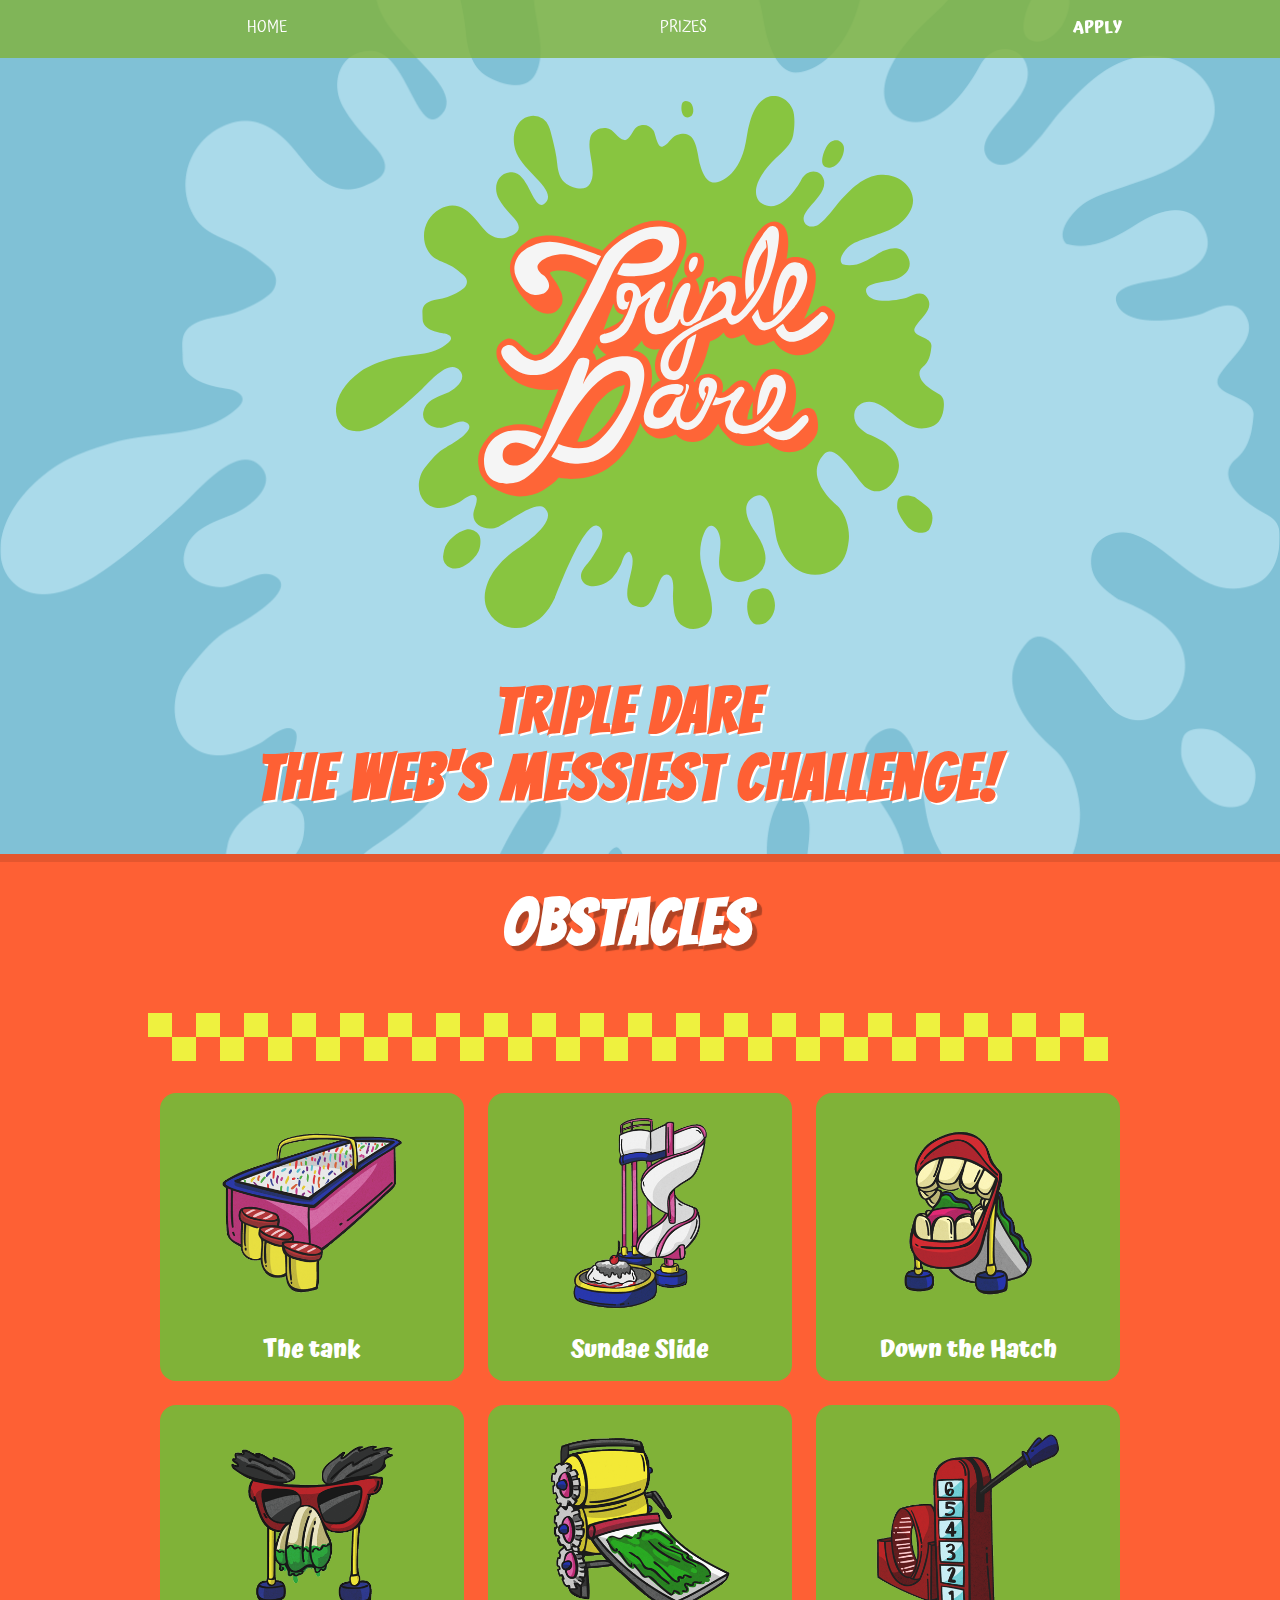
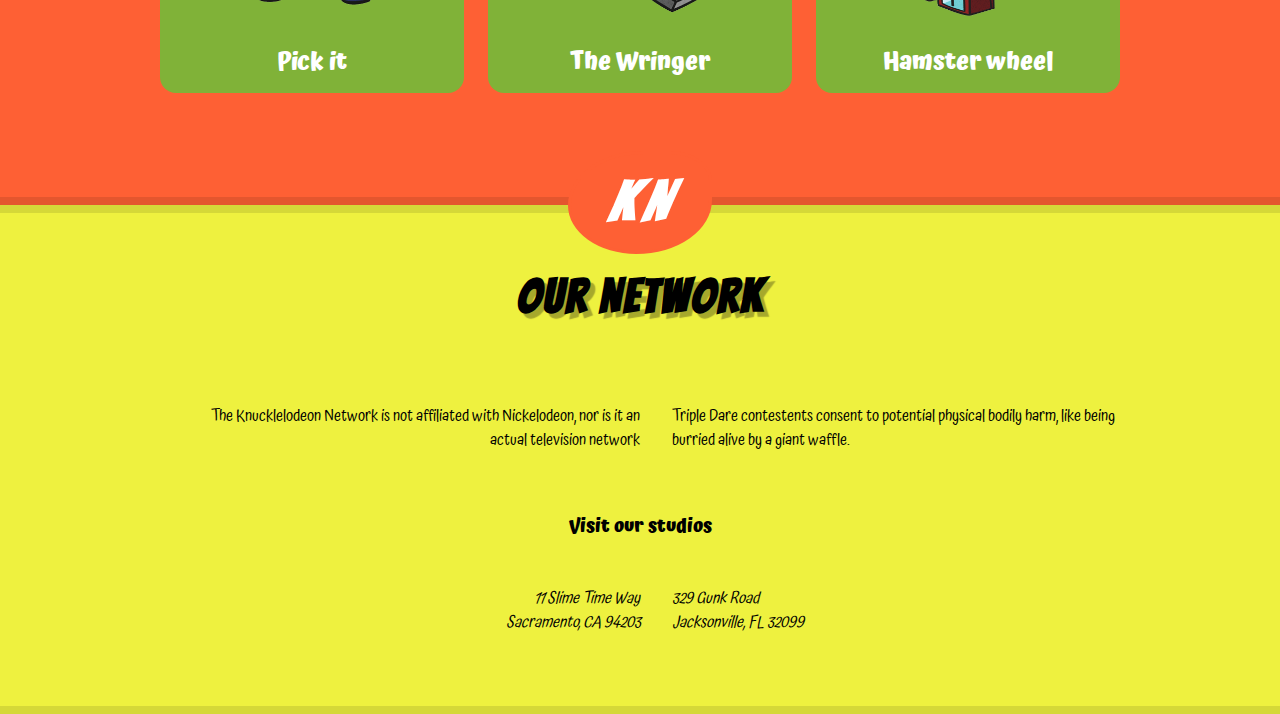
<file: index.html>
<!DOCTYPE html>
<html lang="en">
  <head>
    <meta charset="utf-8" />
    <meta http-equiv="X-UA-Compatible" content="ie=edge" />
    <meta name="viewport" content="width=device-width, initial-scale=1" />
    <title>Triple Dare</title>
    <link href="header.css" rel="stylesheet" />
    <link
      href="https://fonts.googleapis.com/css2?family=Atma:wght@400;700&family=Bangers&display=swap"
      rel="stylesheet"
    />
    <link rel="stylesheet" href="style.css" />
  </head>

  <body>
    <header class="site-header" id="home-header">
      <nav class="nav-top">
        <ul>
          <li><a href="#">home</a></li>
          <li><a href="prizes.html">prizes</a></li>
          <li class="even"><a href="apply.html">apply</a></li>
        </ul>
      </nav>
      <img src="img/tripledare.svg" alt="triple dare éclaboussure verte" />
      <div id="title-header" class="title">
        <h1>Triple Dare</h1>
        <p>The web's messiest challenge!</p>
      </div>
    </header>

    <main id="obstacles">
      <header class="title">
        <h2 class="main-title">Obstacles</h2>
        <table>
          <tbody>
            <tr>
              <td></td>
              <td></td>
              <td></td>
              <td></td>
              <td></td>
              <td></td>
              <td></td>
              <td></td>
              <td></td>
              <td></td>
              <td></td>
              <td></td>
              <td></td>
              <td></td>
              <td></td>
              <td></td>
              <td></td>
              <td></td>
              <td></td>
              <td></td>
              <td></td>
              <td></td>
              <td></td>
              <td></td>
              <td></td>
              <td></td>
              <td></td>
              <td></td>
              <td></td>
              <td></td>
              <td></td>
              <td></td>
              <td></td>
              <td></td>
              <td></td>
              <td></td>
              <td></td>
              <td></td>
              <td></td>
              <td></td>
            </tr>
            <tr>
              <td></td>
              <td></td>
              <td></td>
              <td></td>
              <td></td>
              <td></td>
              <td></td>
              <td></td>
              <td></td>
              <td></td>
              <td></td>
              <td></td>
              <td></td>
              <td></td>
              <td></td>
              <td></td>
              <td></td>
              <td></td>
              <td></td>
              <td></td>
              <td></td>
              <td></td>
              <td></td>
              <td></td>
              <td></td>
              <td></td>
              <td></td>
              <td></td>
              <td></td>
              <td></td>
              <td></td>
              <td></td>
              <td></td>
              <td></td>
              <td></td>
              <td></td>
              <td></td>
              <td></td>
              <td></td>
              <td></td>
            </tr>
          </tbody>
        </table>
      </header>
      <section class="grid-main">
        <figure>
          <img src="img/tank.png" alt="Spacecamp" />
          <figcaption>The tank</figcaption>
        </figure>
        <figure>
          <img src="img/slide.png" alt="Keyboard" />
          <figcaption>Sundae Slide</figcaption>
        </figure>
        <figure>
          <img src="img/hatch.png" alt="dentier" />
          <figcaption>Down the Hatch</figcaption>
        </figure>
        <figure>
          <img src="img/pickit.png" alt="" />
          <figcaption>Pick it</figcaption>
        </figure>
        <figure>
          <img src="img/wringer.png" alt="wringer" />
          <figcaption>The Wringer</figcaption>
        </figure>
        <figure>
          <img src="img/hwheel.png" alt="hamster wheel" />
          <figcaption>Hamster wheel</figcaption>
        </figure>
      </section>
    </main>

    <footer>
      <p id="footer-rond" class="title">KN</p>
      <aside class="network">
        <h2 class="title">OUR NETWORK</h2>
        <p>
          The Knucklelodeon Network is not affiliated with Nickelodeon, nor is
          it an<span></span> actual television network
        </p>
        <p>
          Triple Dare contestents consent to potential physical bodily harm,
          like being<span></span> burried alive by a giant waffle.
        </p>
      </aside>
      <aside class="adress">
        <h3>Visit our studios</h3>
        <p>11 Slime Time Way<br />Sacramento, CA 94203</p>
        <p>329 Gunk Road<br />Jacksonville, FL 32099</p>
      </aside>
    </footer>
  </body>
</html>
</file>
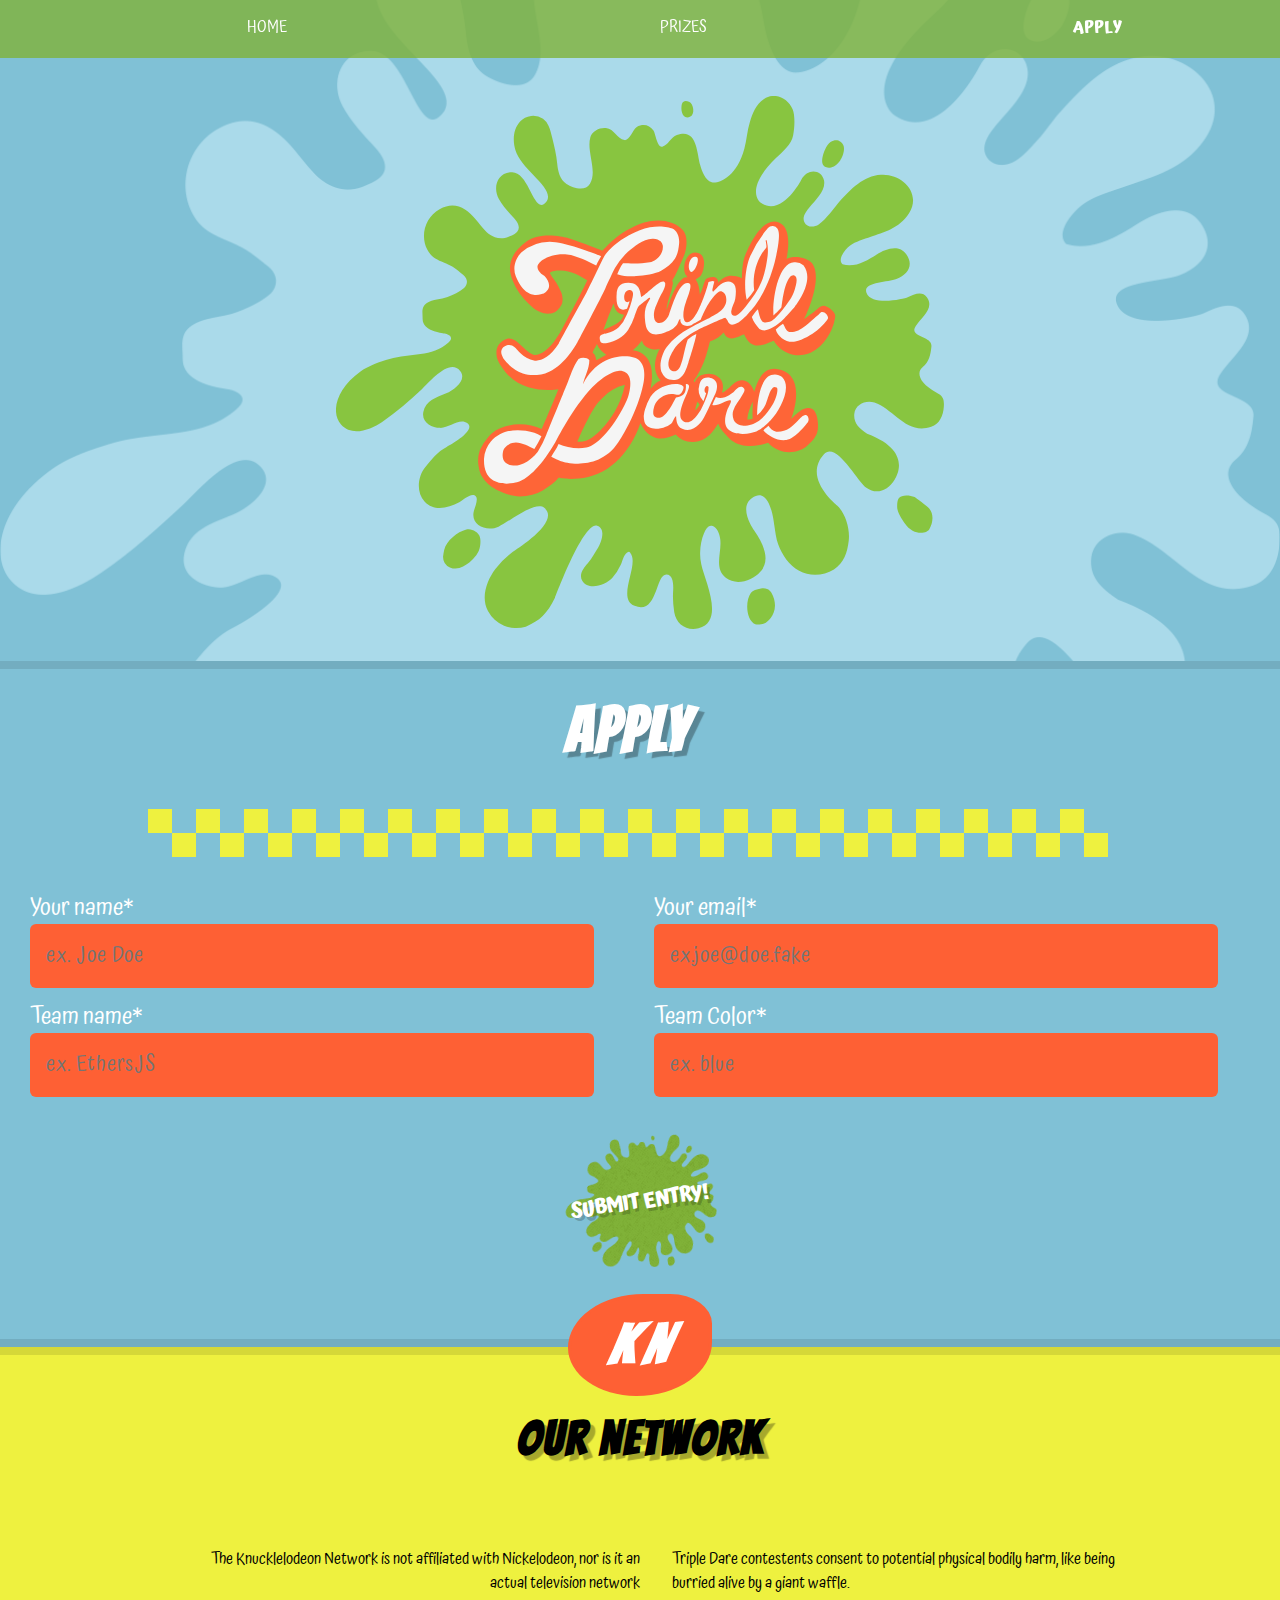
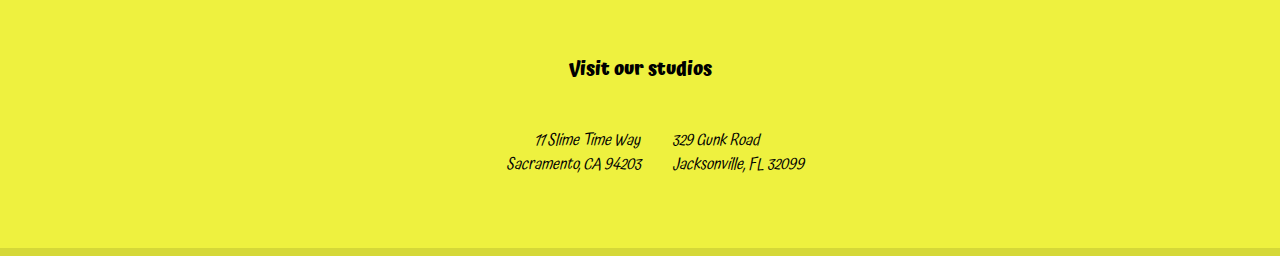
<file: apply.html>
<!DOCTYPE html>
<html lang="en">
  <head>
    <meta charset="utf-8" />
    <meta http-equiv="X-UA-Compatible" content="ie=edge" />
    <meta name="viewport" content="width=device-width, initial-scale=1" />
    <title>Triple Dare | Apply</title>
    <link href="header.css" rel="stylesheet" />
    <link
      href="https://fonts.googleapis.com/css2?family=Atma:wght@400;700&family=Bangers&display=swap"
      rel="stylesheet"
    />
    <link rel="stylesheet" href="style.css" />
  </head>

  <body>
    <header class="site-header" id="apply-header">
      <nav class="nav-top">
        <ul>
          <li><a href="index.html">home</a></li>
          <li><a href="prizes.html">prizes</a></li>
          <li class="even"><a href="apply.html">apply</a></li>
        </ul>
      </nav>
      <img src="img/tripledare.svg" alt="triple dare éclaboussure verte" />
    </header>

    <main id="apply">
      <header class="title">
        <h1 class="main-title">apply</h1>
        <table>
          <tbody>
            <tr>
              <td></td>
              <td></td>
              <td></td>
              <td></td>
              <td></td>
              <td></td>
              <td></td>
              <td></td>
              <td></td>
              <td></td>
              <td></td>
              <td></td>
              <td></td>
              <td></td>
              <td></td>
              <td></td>
              <td></td>
              <td></td>
              <td></td>
              <td></td>
              <td></td>
              <td></td>
              <td></td>
              <td></td>
              <td></td>
              <td></td>
              <td></td>
              <td></td>
              <td></td>
              <td></td>
              <td></td>
              <td></td>
              <td></td>
              <td></td>
              <td></td>
              <td></td>
              <td></td>
              <td></td>
              <td></td>
              <td></td>
            </tr>
            <tr>
              <td></td>
              <td></td>
              <td></td>
              <td></td>
              <td></td>
              <td></td>
              <td></td>
              <td></td>
              <td></td>
              <td></td>
              <td></td>
              <td></td>
              <td></td>
              <td></td>
              <td></td>
              <td></td>
              <td></td>
              <td></td>
              <td></td>
              <td></td>
              <td></td>
              <td></td>
              <td></td>
              <td></td>
              <td></td>
              <td></td>
              <td></td>
              <td></td>
              <td></td>
              <td></td>
              <td></td>
              <td></td>
              <td></td>
              <td></td>
              <td></td>
              <td></td>
              <td></td>
              <td></td>
              <td></td>
              <td></td>
            </tr>
          </tbody>
        </table>
      </header>
      <form>
        <fieldset>
          <label for="name">Your name*</label>
          <input
            id="name"
            name="nom"
            type="text"
            placeholder="ex. Joe Doe"
            required
          />
        </fieldset>
        <fieldset>
          <label for="mail">Your email*</label>
          <input
            id="mail"
            name="mail"
            type="email"
            placeholder="ex.joe@doe.fake"
            required
          />
        </fieldset>
        <fieldset>
          <label for="team-name">Team name*</label>
          <input
            id="team-name"
            name="team-name"
            type="text"
            placeholder="ex. EthersJS"
            required
          />
        </fieldset>
        <fieldset>
          <label for="team-color">Team Color*</label>
          <input
            id="team-color"
            name="color"
            type="text"
            placeholder="ex. blue"
            required
          />
        </fieldset>
        <button type="submit">SUBMIT ENTRY!</button>
      </form>
    </main>

    <footer>
      <p id="footer-rond" class="title">KN</p>
      <aside class="network">
        <h2 class="title">OUR NETWORK</h2>
        <p>
          The Knucklelodeon Network is not affiliated with Nickelodeon, nor is
          it an<span></span> actual television network
        </p>
        <p>
          Triple Dare contestents consent to potential physical bodily harm,
          like being<span></span> burried alive by a giant waffle.
        </p>
      </aside>
      <aside class="adress">
        <h3>Visit our studios</h3>
        <p>11 Slime Time Way<br />Sacramento, CA 94203</p>
        <p>329 Gunk Road<br />Jacksonville, FL 32099</p>
      </aside>
    </footer>
  </body>
</html>
</file>
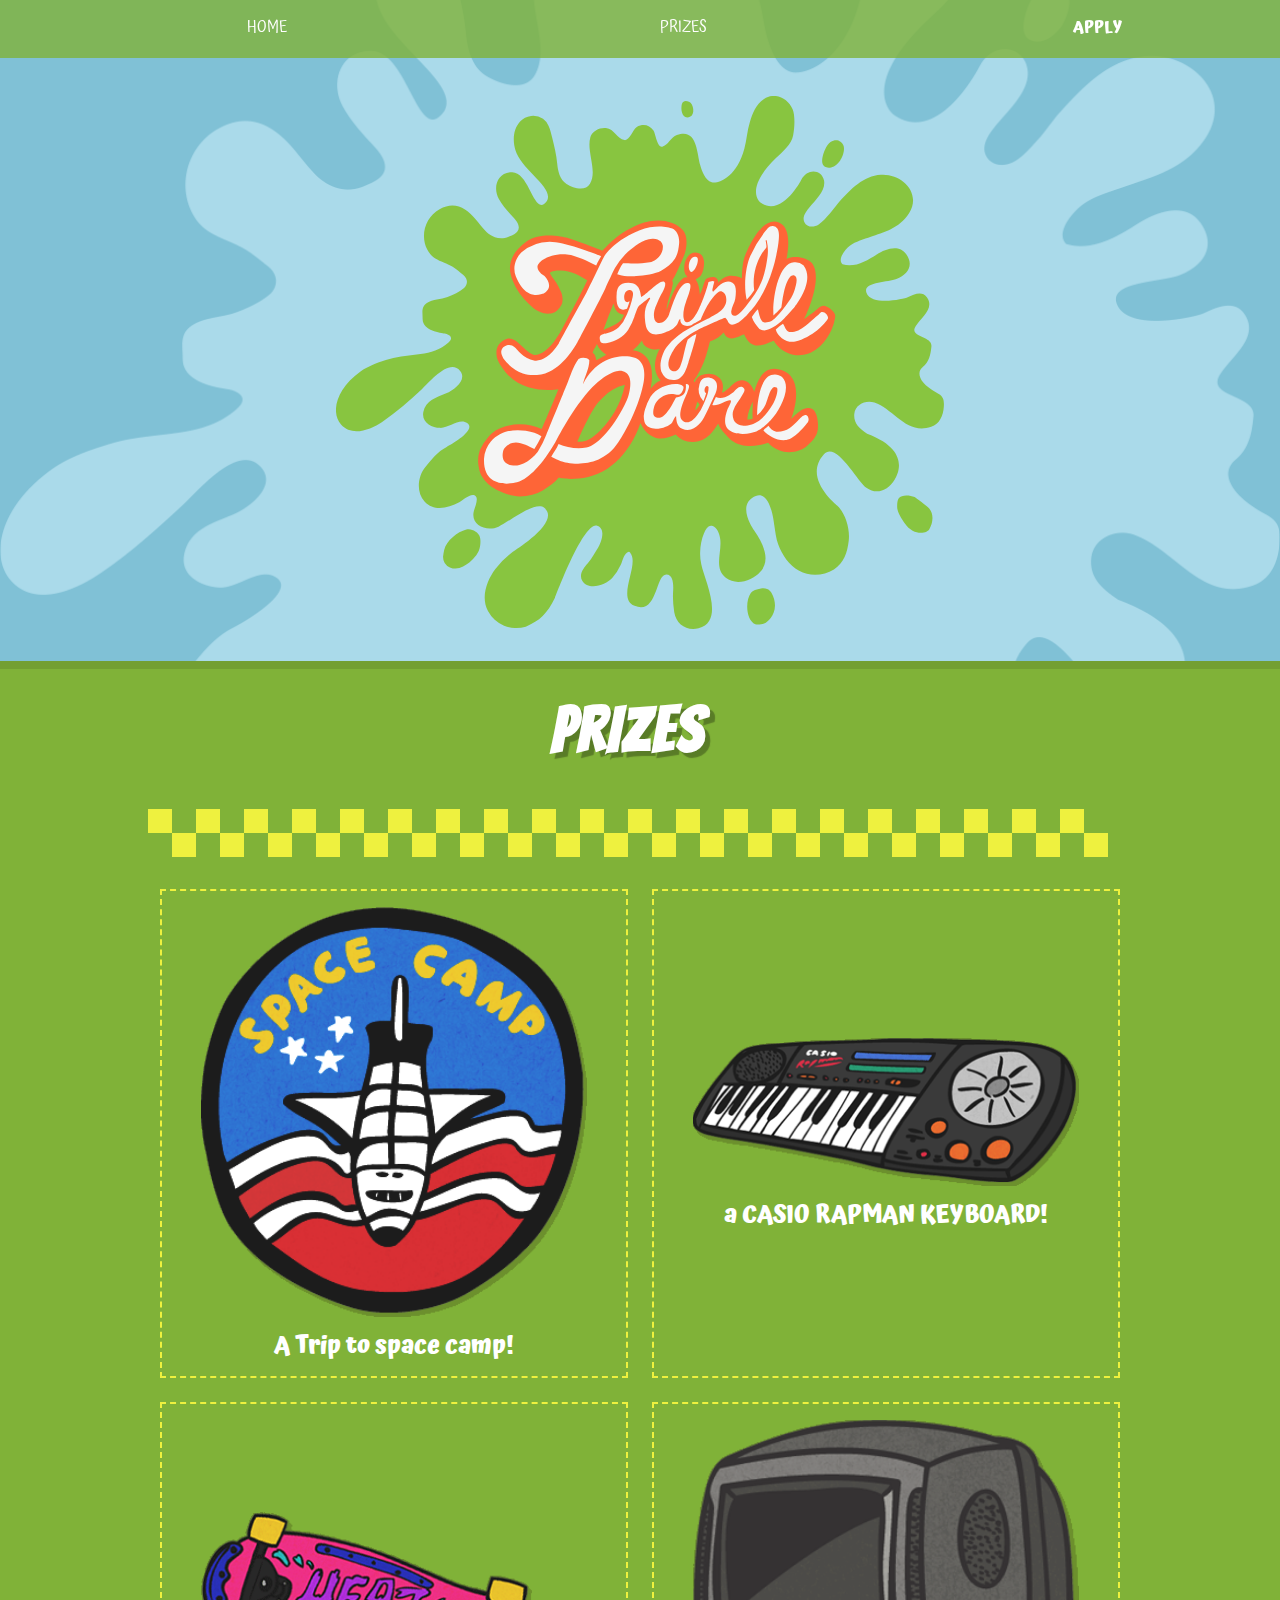
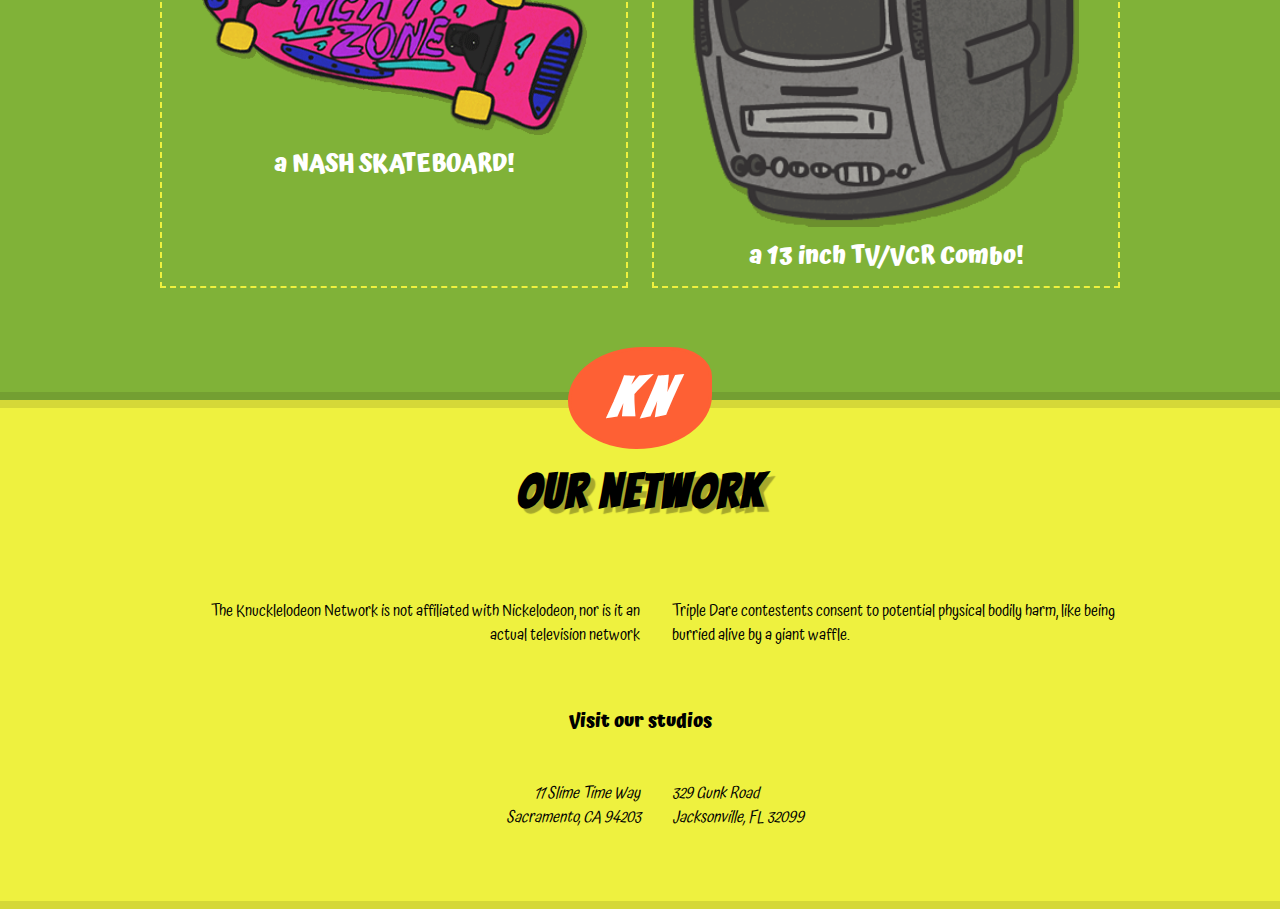
<file: prizes.html>
<!DOCTYPE html>
<html lang="en">
  <head>
    <meta charset="utf-8" />
    <meta http-equiv="X-UA-Compatible" content="ie=edge" />
    <meta name="viewport" content="width=device-width, initial-scale=1" />
    <title>Triple Dare | Prizes</title>
    <link href="header.css" rel="stylesheet" />
    <link
      href="https://fonts.googleapis.com/css2?family=Atma:wght@400;700&family=Bangers&display=swap"
      rel="stylesheet"
    />
    <link rel="stylesheet" href="style.css" />
  </head>

  <body>
    <header class="site-header" id="prizes-header">
      <nav class="nav-top">
        <ul>
          <li><a href="index.html">home</a></li>
          <li><a href="prizes.html">prizes</a></li>
          <li class="even"><a href="apply.html">apply</a></li>
        </ul>
      </nav>
      <img src="img/tripledare.svg" alt="triple dare éclaboussure verte" />
    </header>

    <main id="prizes">
      <header class="title">
        <h1 class="main-title">Prizes</h1>
        <table>
          <tbody>
            <tr>
              <td></td>
              <td></td>
              <td></td>
              <td></td>
              <td></td>
              <td></td>
              <td></td>
              <td></td>
              <td></td>
              <td></td>
              <td></td>
              <td></td>
              <td></td>
              <td></td>
              <td></td>
              <td></td>
              <td></td>
              <td></td>
              <td></td>
              <td></td>
              <td></td>
              <td></td>
              <td></td>
              <td></td>
              <td></td>
              <td></td>
              <td></td>
              <td></td>
              <td></td>
              <td></td>
              <td></td>
              <td></td>
              <td></td>
              <td></td>
              <td></td>
              <td></td>
              <td></td>
              <td></td>
              <td></td>
              <td></td>
            </tr>
            <tr>
              <td></td>
              <td></td>
              <td></td>
              <td></td>
              <td></td>
              <td></td>
              <td></td>
              <td></td>
              <td></td>
              <td></td>
              <td></td>
              <td></td>
              <td></td>
              <td></td>
              <td></td>
              <td></td>
              <td></td>
              <td></td>
              <td></td>
              <td></td>
              <td></td>
              <td></td>
              <td></td>
              <td></td>
              <td></td>
              <td></td>
              <td></td>
              <td></td>
              <td></td>
              <td></td>
              <td></td>
              <td></td>
              <td></td>
              <td></td>
              <td></td>
              <td></td>
              <td></td>
              <td></td>
              <td></td>
              <td></td>
            </tr>
          </tbody>
        </table>
      </header>
      <section class="grid-main">
        <figure>
          <img src="img/spacecamp2.png" alt="Spacecamp" />
          <figcaption>
            <a href="#prizes-header">A Trip to space camp!</a>
          </figcaption>
        </figure>
        <figure>
          <img src="img/keyboard2.png" alt="Keyboard" />
          <figcaption>
            <a href="#prizes-header">a CASIO RAPMAN KEYBOARD!</a>
          </figcaption>
        </figure>
        <figure>
          <img src="img/heatzone2.png" alt="Skateboard" />
          <figcaption>a NASH SKATEBOARD!</figcaption>
        </figure>
        <figure>
          <img src="img/tv2.png" alt="TV" />
          <figcaption>a 13 inch TV/VCR Combo!</figcaption>
        </figure>
      </section>
    </main>

    <footer>
      <p id="footer-rond" class="title">KN</p>
      <aside class="network">
        <h2 class="title">OUR NETWORK</h2>
        <p>
          The Knucklelodeon Network is not affiliated with Nickelodeon, nor is
          it an<span></span> actual television network
        </p>
        <p>
          Triple Dare contestents consent to potential physical bodily harm,
          like being<span></span> burried alive by a giant waffle.
        </p>
      </aside>
      <aside class="adress">
        <h3>Visit our studios</h3>
        <p>11 Slime Time Way<br />Sacramento, CA 94203</p>
        <p>329 Gunk Road<br />Jacksonville, FL 32099</p>
      </aside>
    </footer>
  </body>
</html>
</file>
<file: style.css>
/*
font-family: 'Atma', cursive;
font-family: 'Bangers', cursive;
*/

* {
    box-sizing: border-box;
}

:root {
    --yellow: #eef13f;
    --orange: hsl(13, 99%, 60%);
    --green: #80b238;
    --blue: #80c1d6;
}

body {
    font-family: "Atma", cursive;
}

.title {
    font-family: "Bangers", cursive;
    text-transform: uppercase;
    font-size: 4rem;
    font-weight: bold;
    margin: 0 1.5rem 0 0;
    text-align: center;
    letter-spacing: 2px;
}

main .title:not(h2) {
    overflow: hidden;
}

/* PARTIE HEADER */

.site-header {
    background: url(img/blue-splash.png);
    background-size: cover;
    background-position: center;
    background-attachment: fixed;
    background-color: var(--blue);
    display: flex;
    flex-direction: column;
    justify-content: space-around;
    padding: 2rem;
    align-items: center;
}

.site-header div {
    margin-bottom: 0;
    padding-bottom: 0.7rem;
    padding-top: 3rem;
}

[id="title-header"] * {
    color: var(--orange);
    text-shadow: 2px 2px white;
    font-size: 4rem;
    font-weight: bold;
    margin: 0;
    line-height: 1.05;
    width: auto;
}

.site-header img {
    width: 38rem;
    height: auto;
    padding-top: 4rem;
}

@media (max-width: 38em) {
    .site-header img {
        width: 120%;
    }
    [id="title-header"] * {
        font-size: 10vw;
    }
}

.nav-top {
    background: rgba(128, 178, 56, 0.8);
    position: fixed;
    top: 0;
    right: 0;
    left: 0;
    z-index: 10;
    padding: 1.8rem 0;
}

.nav-top ul {
    display: flex;
    justify-content: space-around;
    align-items: center;
    margin: 0;
    list-style: none;
}

.nav-top a {
    position: absolute;
    top: 1.1rem;
    text-decoration: none;
    text-transform: uppercase;
    color: white;
    font-size: 1rem;
    display: inline-block;
    transition: transform 0.6s;
}

.nav-top a:hover {
    transform: rotate(5deg) scale(1.5);
    transition: transform 0.6s;
}

.even a:hover {
    transform: rotate(-5deg) scale(1.5);
}

.nav-top li:last-child {
    font-weight: bold;
}

/* PARTIE MAIN */

main {
    box-shadow: inset 0 0.5rem 0 0 rgba(0, 0, 0, 0.1);
    background: var(--orange);
}

main .main-title {
    padding-top: 2rem;
    color: white;
    margin-top: 0;
    font-size: 4rem;
}

main .title {
    text-shadow: 5px 5px 1px rgba(0, 0, 0, 0.3);
    letter-spacing: 2px;
    font-size: 2rem;
}

/* PARTIE MAIN/DAMIER */

table {
    margin-left: auto;
    margin-right: auto;
    border-spacing: 0;
    padding: 0 1.5rem;
}

td {
    min-width: 1.5rem;
    height: 1.5rem;
}

tr:nth-child(odd) td:nth-child(odd), tr:nth-child(even) td:nth-child(even) {
    background-color: #eef13f;
}

/* PARTIE MAIN/GRILLE */

.grid-main {
    width: calc(100% - 2rem);
    max-width: 60rem;
    margin: 2rem auto 0 auto;
    display: grid;
    grid-template-columns: repeat(auto-fit, minmax(15rem, 1fr));
    gap: 1.5rem;
    padding-bottom: 7rem;
}

.grid-main img {
    width: 15rem;
    height: auto;
    padding: 1rem;
}

.grid-main figure {
    border-radius: 1rem 1rem 1rem 1rem;
    background: var(--green);
    text-align: center;
    transition: 0.5s;
    margin: 0;
    color: white;
}

.grid-main figcaption {
    padding-bottom: 1rem;
    margin: 0;
    font-family: "Atma", cursive;
    font-size: 1.5rem;
    font-weight: bold;
}

[id="obstacles"] .grid-main figure:hover {
    background: var(--yellow);
    color: var(--orange);
    transition: 0.5s;
}

/* PARTIE FOOTER */

footer {
    position: relative;
    background: var(--yellow);
    box-shadow: 0 0.5rem 0 0 rgba(0, 0, 0, 0.1) inset, 0 -0.5rem 0 0 rgba(0, 0, 0, 0.1), inset 0 -0.5rem 0 0 rgba(0, 0, 0, 0.1);
    padding-bottom: 5rem;
}

#footer-rond {
    position: absolute;
    top: -10.5%;
    right: 0;
    left: 0;
    margin: auto;
    font-size: 3.5rem;
    font-style: italic;
    letter-spacing: 0.5rem;
    text-shadow: none;
    color: white;
    border: solid var(--orange);
    border-radius: 100% 55% 100% 90%;
    width: 9rem;
    padding: 1rem;
    background: var(--orange);
}

footer .network, footer .adress {
    display: grid;
    text-align: center;
}

footer .title {
    text-shadow: 5px 5px 1px rgba(0, 0, 0, 0.3);
    margin: 4rem auto;
    font-size: 3rem;
}

footer h3 {
    margin: 3rem auto;
}

.network p {
    margin-right: auto;
    text-align: left;
    padding-left: 2rem;
    line-height: 1.5rem;
}

.adress p {
    font-style: italic;
    line-height: 1.5rem;
    margin: 0;
    text-align: left;
    padding-left: 2rem;
}

@media (min-width: 30em) {
    .network, .adress {
        grid-template-columns: repeat(2, 1fr);
    }
    footer h2, footer h3 {
        grid-column: 1 / span 2;
    }
    .network p:first-of-type {
        text-align: right;
        margin-left: auto;
        margin-right: 0;
    }
    .adress p:first-of-type {
        text-align: right;
        margin-left: auto;
    }
}

@media (min-width: 65em) {
    span:empty {
        display: block;
    }
}

/* PARTIE PRIZES */

[id="prizes"] {
    background: var(--green);
}

[id="prizes"] .grid-main {
    max-width: 60rem;
    margin: 2rem auto 0 auto;
    display: grid;
    grid-template-columns: repeat(2, 1fr);
    gap: 1.5rem;
}

[id="prizes"] figure {
    border-radius: 0;
    border: dashed 2px var(--yellow);
    display: flex;
    flex-direction: column;
    justify-content: center;
    align-items: center;
}

[id="prizes"] img {
    width: 90%;
    height: auto;
}

[id="prizes"] img {
    transition: transform 0.9s;
}

[id="prizes"] figure:hover img {
    transform: rotate(360deg);
}

[id="prizes"] a {
    color: white;
    text-decoration: none;
}

@media (max-width: 30em) {
    [id="prizes"] figure {
        grid-column: 1 / span 2;
    }
}

/* PARTIE APPLY */

[id="apply"] {
    background: var(--blue);
}

form {
    margin: 2rem 1rem 0rem 1rem;
    text-align: left;
    padding-bottom: 4rem;
}

label {
    display: block;
    color: white;
    font-size: 1.5rem;
    padding-bottom: 2px;
}

input {
    background: var(--orange);
    border: none;
    border-radius: 6px;
    height: 4rem;
    width: calc(100% - 2rem);
    max-width: 60rem;
    color: #ddd;
    font-size: 1.3rem;
    letter-spacing: 1px;
    padding-left: 1rem;
}

input:focus {
    color: var(--orange);
    background: var(--yellow);
}

fieldset {
    border: 0;
}

button {
    display: block;
    height: 10rem;
    margin: 1rem auto 0 auto;
    cursor: pointer;
    border: none;
    background: url("../img/submit_bg.png") no-repeat center center;
    background-size: contain;
    text-align: center;
    color: #fff;
    font-size: 1.3rem;
    font-weight: bold;
    letter-spacing: -1px;
    text-shadow: 2px 4px 0 rgba(0, 0, 0, 0.2);
    transform: rotate(-8deg);
    transition: 0.6s;
}

button:hover, button:focus {
    transform: scale(1.5);
}

@media (min-width: 30em) {
    form {
        display: grid;
        grid-template-columns: repeat(2, 1fr);
    }
    button {
        grid-column: 1 / span 2;
    }
}
</file>
<file: header.css>
/*! normalize.css v8.0.1 | MIT License | github.com/necolas/normalize.css */

/* Document
   ========================================================================== */

/**
 * 1. Correct the line height in all browsers.
 * 2. Prevent adjustments of font size after orientation changes in iOS.
 */

html {
    line-height: 1.15;
    /* 1 */
    -webkit-text-size-adjust: 100%;
    /* 2 */
}

/* Sections
     ========================================================================== */

/**
   * Remove the margin in all browsers.
   */

body {
    margin: 0;
}

/**
   * Render the `main` element consistently in IE.
   */

main {
    display: block;
}

/**
   * Correct the font size and margin on `h1` elements within `section` and
   * `article` contexts in Chrome, Firefox, and Safari.
   */

h1 {
    font-size: 2em;
    margin: 0.67em 0;
}

/* Grouping content
     ========================================================================== */

/**
   * 1. Add the correct box sizing in Firefox.
   * 2. Show the overflow in Edge and IE.
   */

hr {
    box-sizing: content-box;
    /* 1 */
    height: 0;
    /* 1 */
    overflow: visible;
    /* 2 */
}

/**
   * 1. Correct the inheritance and scaling of font size in all browsers.
   * 2. Correct the odd `em` font sizing in all browsers.
   */

pre {
    font-family: monospace, monospace;
    /* 1 */
    font-size: 1em;
    /* 2 */
}

/* Text-level semantics
     ========================================================================== */

/**
   * Remove the gray background on active links in IE 10.
   */

a {
    background-color: transparent;
}

/**
   * 1. Remove the bottom border in Chrome 57-
   * 2. Add the correct text decoration in Chrome, Edge, IE, Opera, and Safari.
   */

abbr[title] {
    border-bottom: none;
    /* 1 */
    text-decoration: underline;
    /* 2 */
    text-decoration: underline dotted;
    /* 2 */
}

/**
   * Add the correct font weight in Chrome, Edge, and Safari.
   */

b, strong {
    font-weight: bolder;
}

/**
   * 1. Correct the inheritance and scaling of font size in all browsers.
   * 2. Correct the odd `em` font sizing in all browsers.
   */

code, kbd, samp {
    font-family: monospace, monospace;
    /* 1 */
    font-size: 1em;
    /* 2 */
}

/**
   * Add the correct font size in all browsers.
   */

small {
    font-size: 80%;
}

/**
   * Prevent `sub` and `sup` elements from affecting the line height in
   * all browsers.
   */

sub, sup {
    font-size: 75%;
    line-height: 0;
    position: relative;
    vertical-align: baseline;
}

sub {
    bottom: -0.25em;
}

sup {
    top: -0.5em;
}

/* Embedded content
     ========================================================================== */

/**
   * Remove the border on images inside links in IE 10.
   */

img {
    border-style: none;
}

/* Forms
     ========================================================================== */

/**
   * 1. Change the font styles in all browsers.
   * 2. Remove the margin in Firefox and Safari.
   */

button, input, optgroup, select, textarea {
    font-family: inherit;
    /* 1 */
    font-size: 100%;
    /* 1 */
    line-height: 1.15;
    /* 1 */
    margin: 0;
    /* 2 */
}

/**
   * Show the overflow in IE.
   * 1. Show the overflow in Edge.
   */

button, input {
    /* 1 */
    overflow: visible;
}

/**
   * Remove the inheritance of text transform in Edge, Firefox, and IE.
   * 1. Remove the inheritance of text transform in Firefox.
   */

button, select {
    /* 1 */
    text-transform: none;
}

/**
   * Correct the inability to style clickable types in iOS and Safari.
   */

button, [type="button"], [type="reset"], [type="submit"] {
    -webkit-appearance: button;
}

/**
   * Remove the inner border and padding in Firefox.
   */

button::-moz-focus-inner, [type="button"]::-moz-focus-inner, [type="reset"]::-moz-focus-inner, [type="submit"]::-moz-focus-inner {
    border-style: none;
    padding: 0;
}

/**
   * Restore the focus styles unset by the previous rule.
   */

button:-moz-focusring, [type="button"]:-moz-focusring, [type="reset"]:-moz-focusring, [type="submit"]:-moz-focusring {
    outline: 1px dotted ButtonText;
}

/**
   * Correct the padding in Firefox.
   */

fieldset {
    padding: 0.35em 0.75em 0.625em;
}

/**
   * 1. Correct the text wrapping in Edge and IE.
   * 2. Correct the color inheritance from `fieldset` elements in IE.
   * 3. Remove the padding so developers are not caught out when they zero out
   *    `fieldset` elements in all browsers.
   */

legend {
    box-sizing: border-box;
    /* 1 */
    color: inherit;
    /* 2 */
    display: table;
    /* 1 */
    max-width: 100%;
    /* 1 */
    padding: 0;
    /* 3 */
    white-space: normal;
    /* 1 */
}

/**
   * Add the correct vertical alignment in Chrome, Firefox, and Opera.
   */

progress {
    vertical-align: baseline;
}

/**
   * Remove the default vertical scrollbar in IE 10+.
   */

textarea {
    overflow: auto;
}

/**
   * 1. Add the correct box sizing in IE 10.
   * 2. Remove the padding in IE 10.
   */

[type="checkbox"], [type="radio"] {
    box-sizing: border-box;
    /* 1 */
    padding: 0;
    /* 2 */
}

/**
   * Correct the cursor style of increment and decrement buttons in Chrome.
   */

[type="number"]::-webkit-inner-spin-button, [type="number"]::-webkit-outer-spin-button {
    height: auto;
}

/**
   * 1. Correct the odd appearance in Chrome and Safari.
   * 2. Correct the outline style in Safari.
   */

[type="search"] {
    -webkit-appearance: textfield;
    /* 1 */
    outline-offset: -2px;
    /* 2 */
}

/**
   * Remove the inner padding in Chrome and Safari on macOS.
   */

[type="search"]::-webkit-search-decoration {
    -webkit-appearance: none;
}

/**
   * 1. Correct the inability to style clickable types in iOS and Safari.
   * 2. Change font properties to `inherit` in Safari.
   */

::-webkit-file-upload-button {
    -webkit-appearance: button;
    /* 1 */
    font: inherit;
    /* 2 */
}

/* Interactive
     ========================================================================== */

/*
   * Add the correct display in Edge, IE 10+, and Firefox.
   */

details {
    display: block;
}

/*
   * Add the correct display in all browsers.
   */

summary {
    display: list-item;
}

/* Misc
     ========================================================================== */

/**
   * Add the correct display in IE 10+.
   */

template {
    display: none;
}

/**
   * Add the correct display in IE 10.
   */

[hidden] {
    display: none;
}
</file>
